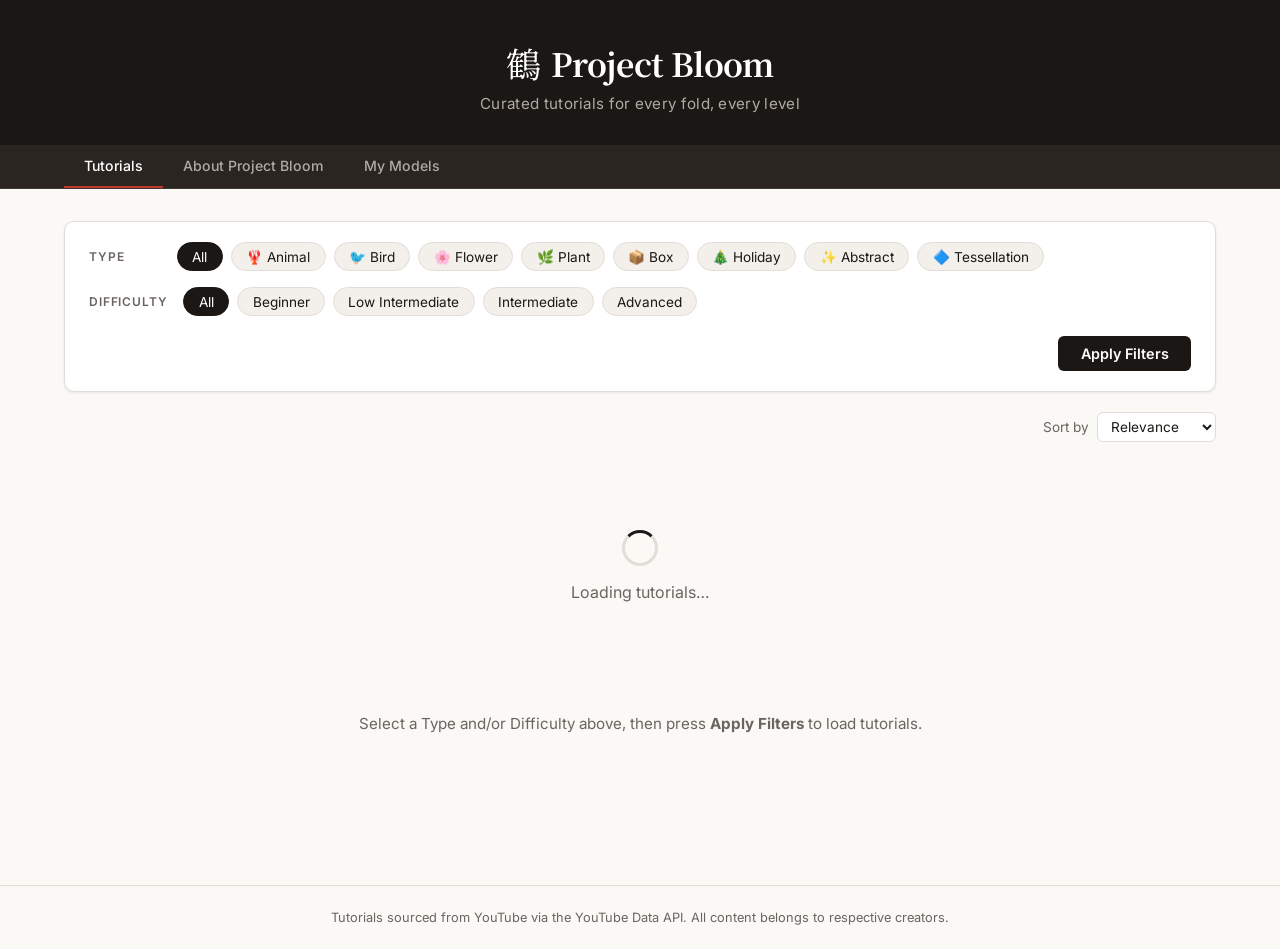
<file: index.html>
﻿<!DOCTYPE html>
<html lang="en">
<head>
  <meta charset="UTF-8" />
  <meta name="viewport" content="width=device-width, initial-scale=1.0" />
  <title>Project Bloom — Tutorials &amp; Guides</title>
  <link rel="stylesheet" href="styles.css" />
  <link rel="preconnect" href="https://fonts.googleapis.com" />
  <link href="https://fonts.googleapis.com/css2?family=Noto+Serif+JP:wght@400;700&family=Inter:wght@400;500;600&display=swap" rel="stylesheet" />
</head>
<body>

  <header class="site-header">
    <div class="header-inner">
      <div class="logo">
        <span class="logo-icon">&#40372;</span>
        <span class="logo-text">Project Bloom</span>
      </div>
      <p class="tagline">Curated tutorials for every fold, every level</p>
    </div>
  </header>

  <nav class="site-nav" aria-label="Site navigation">
    <div class="nav-inner">
      <a href="index.html" class="nav-link active" aria-current="page">Tutorials</a>
      <a href="about.html" class="nav-link">About Project Bloom</a>
      <a href="models.html" class="nav-link">My Models</a>
    </div>
  </nav>

  <main>
    <section class="filter-bar" aria-label="Filter tutorials">

      <div class="filter-group">
        <span class="filter-label">Type</span>
        <div class="filter-pills" id="type-filters" role="group" aria-label="Filter by type">
          <button class="pill active" data-filter="type" data-value="all">All</button>
          <button class="pill" data-filter="type" data-value="animal">&#129438; Animal</button>
          <button class="pill" data-filter="type" data-value="bird">&#128038; Bird</button>
          <button class="pill" data-filter="type" data-value="flower">&#127800; Flower</button>
          <button class="pill" data-filter="type" data-value="plant">&#127807; Plant</button>
          <button class="pill" data-filter="type" data-value="box">&#128230; Box</button>
          <button class="pill" data-filter="type" data-value="holiday">&#127876; Holiday</button>
          <button class="pill" data-filter="type" data-value="abstract">&#10024; Abstract</button>
          <button class="pill" data-filter="type" data-value="tessellation">&#128311; Tessellation</button>
        </div>
      </div>

      <div class="filter-group">
        <span class="filter-label">Difficulty</span>
        <div class="filter-pills" id="difficulty-filters" role="group" aria-label="Filter by difficulty">
          <button class="pill active" data-filter="difficulty" data-value="all">All</button>
          <button class="pill" data-filter="difficulty" data-value="beginner">Beginner</button>
          <button class="pill" data-filter="difficulty" data-value="low-intermediate">Low Intermediate</button>
          <button class="pill" data-filter="difficulty" data-value="intermediate">Intermediate</button>
          <button class="pill" data-filter="difficulty" data-value="advanced">Advanced</button>
        </div>
      </div>


      <div class="filter-actions">
        <button id="apply-filters-btn" class="apply-filters-btn">Apply Filters</button>
      </div>
    </section>

    <section class="results-bar">
      <span id="results-count" class="results-count"></span>
      <div class="sort-control">
        <label for="sort-select">Sort by</label>
        <select id="sort-select" aria-label="Sort tutorials">
          <option value="relevance">Relevance</option>
          <option value="title">Title A&ndash;Z</option>
          <option value="difficulty-asc">Easiest first</option>
          <option value="difficulty-desc">Hardest first</option>
        </select>
      </div>
    </section>

    <div id="loading" class="loading-state" aria-live="polite" hidden>
      <div class="spinner"></div>
      <p>Loading tutorials&hellip;</p>
    </div>

    <div id="error-state" class="error-state" hidden>
      <p id="error-message"></p>
    </div>

    <div id="tutorial-grid" class="tutorial-grid" aria-label="Tutorial results"></div>

    <div id="no-results" class="no-results" hidden>
      <p>No tutorials found for this combination. Try a different filter.</p>
    </div>

    <div id="pagination" class="pagination" hidden></div>
  </main>

  <footer class="site-footer">
    <p>Tutorials sourced from YouTube via the YouTube Data API. All content belongs to respective creators.</p>
  </footer>

  <script src="app.js"></script>
</body>
</html>
</file>
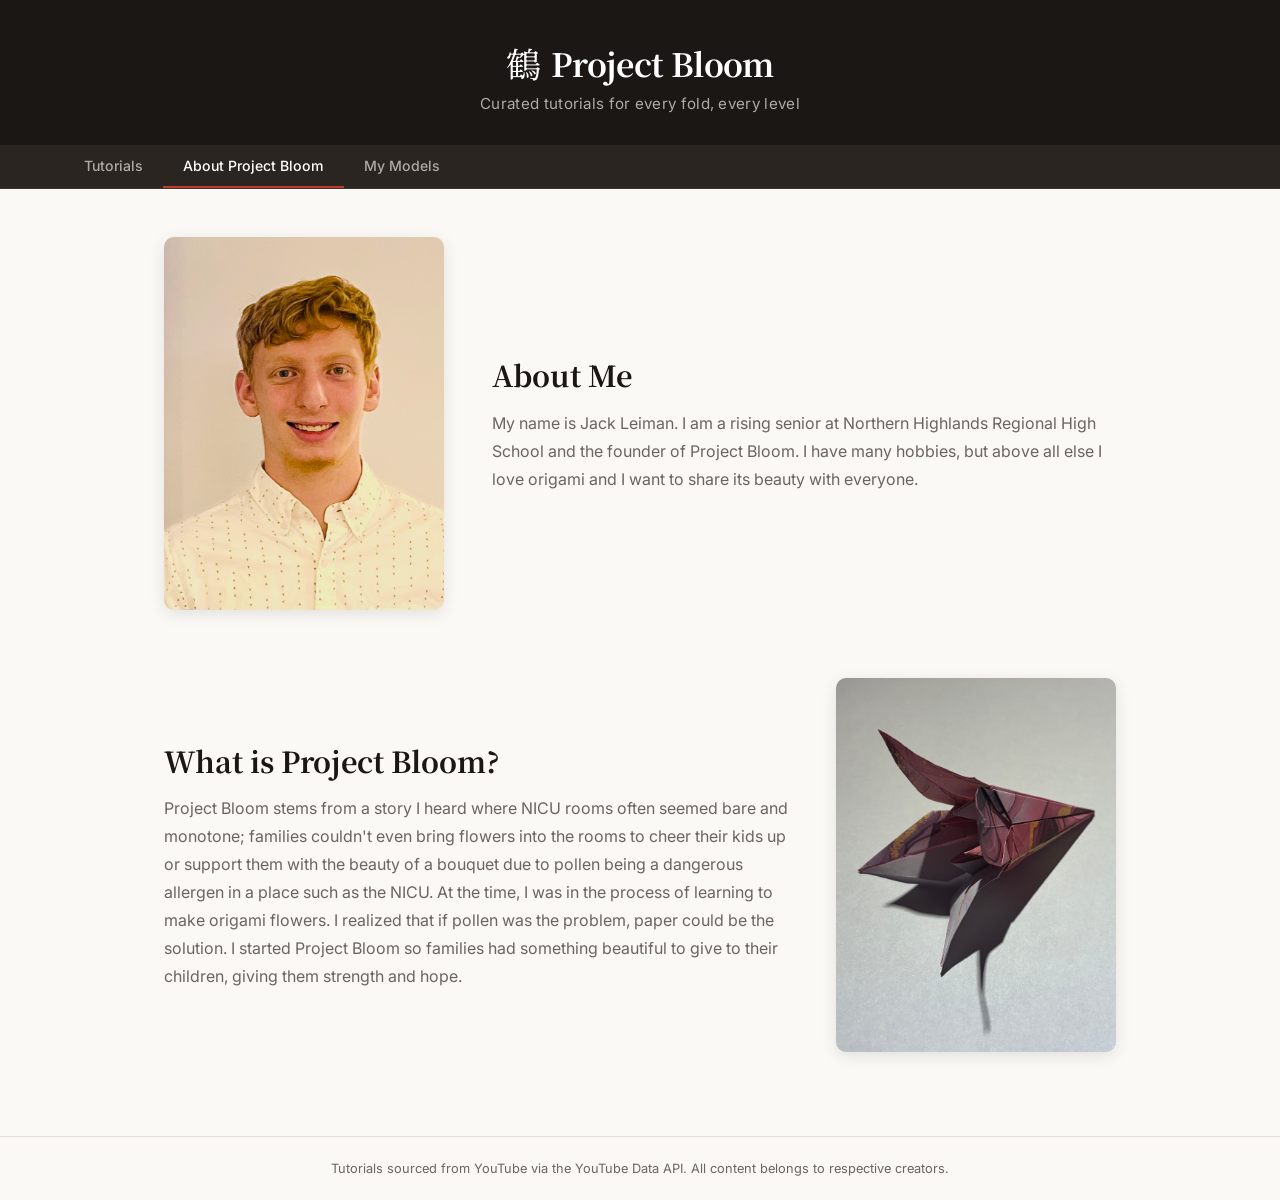
<file: about.html>
﻿<!DOCTYPE html>
<html lang="en">
<head>
  <meta charset="UTF-8" />
  <meta name="viewport" content="width=device-width, initial-scale=1.0" />
  <title>About Project Bloom — Project Bloom</title>
  <link rel="stylesheet" href="styles.css" />
  <link rel="preconnect" href="https://fonts.googleapis.com" />
  <link href="https://fonts.googleapis.com/css2?family=Noto+Serif+JP:wght@400;700&family=Inter:wght@400;500;600&display=swap" rel="stylesheet" />
</head>
<body>

  <header class="site-header">
    <div class="header-inner">
      <div class="logo">
        <span class="logo-icon">&#40372;</span>
        <span class="logo-text">Project Bloom</span>
      </div>
      <p class="tagline">Curated tutorials for every fold, every level</p>
    </div>
  </header>

  <nav class="site-nav" aria-label="Site navigation">
    <div class="nav-inner">
      <a href="index.html" class="nav-link">Tutorials</a>
      <a href="about.html" class="nav-link active" aria-current="page">About Project Bloom</a>
      <a href="models.html" class="nav-link">My Models</a>
    </div>
  </nav>

  <main class="about-main">

    <section class="about-section about-who">
      <div class="about-image-side">
        <img src="images/JackLeimanHeadshot.jpg" alt="Jack Leiman" class="about-photo" />
      </div>
      <div class="about-text-side">
        <h2 class="about-heading">About Me</h2>
        <p class="about-body">My name is Jack Leiman. I am a rising senior at Northern Highlands Regional High School and the
           founder of Project Bloom. I have many hobbies, but above all else I love origami and I want to share its beauty with everyone.</p>
      </div>
    </section>

    <section class="about-section about-what">
      <div class="about-text-side">
        <h2 class="about-heading">What is Project Bloom?</h2>
        <p class="about-body">Project Bloom stems from a story I heard where NICU rooms often seemed bare and monotone; 
          families couldn't even bring flowers into the rooms to cheer their kids up or support them with the beauty of a 
          bouquet due to pollen being a dangerous allergen in a place such as the NICU. At the time, I was in the process of 
          learning to make origami flowers. I realized that if pollen was the problem, paper could be the solution. I started 
          Project Bloom so families had something beautiful to give to their children, giving them strength and hope. </p>
      </div>
      <div class="about-image-side">
        <img src="images/Origami Lily.jpg" alt="Origami lily" class="about-photo" />
      </div>
    </section>

  </main>

  <footer class="site-footer">
    <p>Tutorials sourced from YouTube via the YouTube Data API. All content belongs to respective creators.</p>
  </footer>

</body>
</html>
</file>
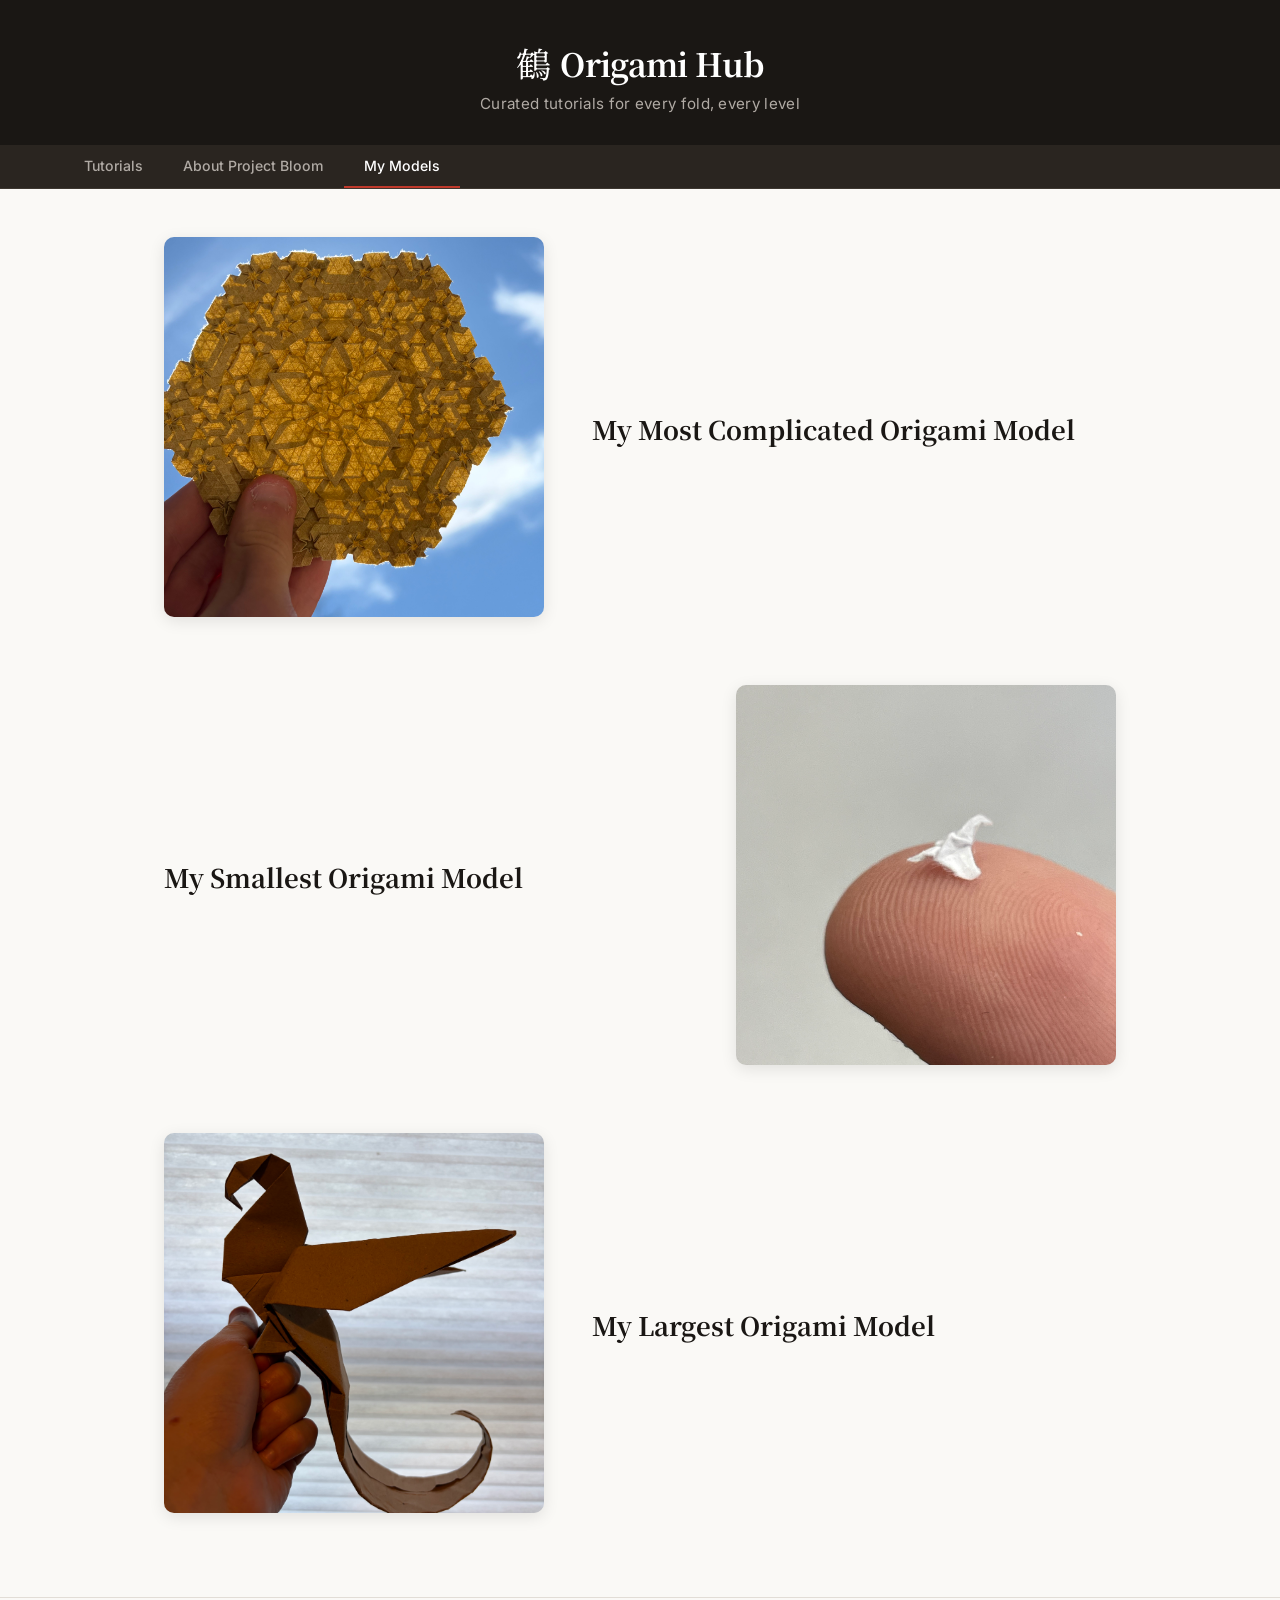
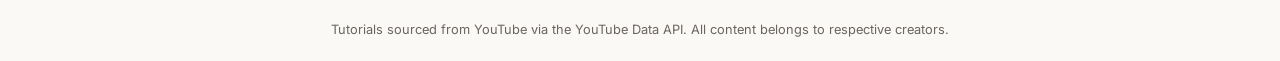
<file: models.html>
﻿<!DOCTYPE html>
<html lang="en">
<head>
  <meta charset="UTF-8" />
  <meta name="viewport" content="width=device-width, initial-scale=1.0" />
  <title>My Models — Origami Hub</title>
  <link rel="stylesheet" href="styles.css" />
  <link rel="preconnect" href="https://fonts.googleapis.com" />
  <link href="https://fonts.googleapis.com/css2?family=Noto+Serif+JP:wght@400;700&family=Inter:wght@400;500;600&display=swap" rel="stylesheet" />
</head>
<body>

  <header class="site-header">
    <div class="header-inner">
      <div class="logo">
        <span class="logo-icon">&#40372;</span>
        <span class="logo-text">Origami Hub</span>
      </div>
      <p class="tagline">Curated tutorials for every fold, every level</p>
    </div>
  </header>

  <nav class="site-nav" aria-label="Site navigation">
    <div class="nav-inner">
      <a href="index.html" class="nav-link">Tutorials</a>
      <a href="about.html" class="nav-link">About Project Bloom</a>
      <a href="models.html" class="nav-link active" aria-current="page">My Models</a>
    </div>
  </nav>

  <main class="about-main">

    <section class="about-section models-section">
      <div class="about-image-side">
        <img src="images/Most complicated tessellation.jpg" alt="My tessellation" class="about-photo model-photo" />
      </div>
      <div class="about-text-side">
        <h2 class="about-heading">My Most Complicated Origami Model</h2>
      </div>
    </section>

    <section class="about-section models-section models-crane">
      <div class="about-text-side">
        <h2 class="about-heading">My Smallest Origami Model</h2>
      </div>
      <div class="about-image-side">
        <img src="images/Smallest crane.jpg" alt="My smallest crane" class="about-photo model-photo" />
      </div>
    </section>

    <section class="about-section models-section">
      <div class="about-image-side">
        <img src="images/Biggest bird.jpg" alt="My large origami parrot" class="about-photo model-photo" />
      </div>
      <div class="about-text-side">
        <h2 class="about-heading">My Largest Origami Model</h2>
      </div>
    </section>

  </main>

  <footer class="site-footer">
    <p>Tutorials sourced from YouTube via the YouTube Data API. All content belongs to respective creators.</p>
  </footer>

</body>
</html>
</file>
<file: styles.css>
﻿/* ── Reset & base ── */
*, *::before, *::after { box-sizing: border-box; margin: 0; padding: 0; }

:root {
  --bg: #faf9f6;
  --surface: #ffffff;
  --surface-alt: #f3f0eb;
  --border: #e2ddd6;
  --text: #1a1714;
  --text-muted: #6b6460;
  --accent: #c0392b;
  --accent-soft: #f9ece9;
  --accent-hover: #a93226;
  --pill-active-bg: #1a1714;
  --pill-active-text: #ffffff;
  --shadow-sm: 0 1px 3px rgba(0,0,0,.08);
  --shadow-md: 0 4px 16px rgba(0,0,0,.1);
  --radius: 10px;
  --radius-sm: 6px;
  --font-body: 'Inter', system-ui, sans-serif;
  --font-display: 'Noto Serif JP', serif;

  --diff-beginner: #2e7d32;
  --diff-beginner-bg: #e8f5e9;
  --diff-low: #1565c0;
  --diff-low-bg: #e3f2fd;
  --diff-intermediate: #e65100;
  --diff-intermediate-bg: #fff3e0;
  --diff-advanced: #6a1b9a;
  --diff-advanced-bg: #f3e5f5;
}

body {
  font-family: var(--font-body);
  background: var(--bg);
  color: var(--text);
  min-height: 100vh;
  display: flex;
  flex-direction: column;
}

/* ── Header ── */
.site-header {
  background: var(--text);
  color: #fff;
  padding: 2.5rem 1.5rem 2rem;
  text-align: center;
}

.header-inner { max-width: 900px; margin: 0 auto; }

.logo {
  display: flex;
  align-items: center;
  justify-content: center;
  gap: .6rem;
  margin-bottom: .5rem;
}

.logo-icon {
  font-size: 2.2rem;
  font-family: var(--font-display);
  line-height: 1;
}

.logo-text {
  font-family: var(--font-display);
  font-size: 2rem;
  font-weight: 700;
  letter-spacing: -.02em;
}

.tagline {
  color: #b0aaa4;
  font-size: .95rem;
  letter-spacing: .02em;
}

/* ── Main layout ── */
main {
  flex: 1;
  max-width: 1200px;
  margin: 0 auto;
  width: 100%;
  padding: 2rem 1.5rem 4rem;
}

/* ── Filter bar ── */
.filter-bar {
  background: var(--surface);
  border: 1px solid var(--border);
  border-radius: var(--radius);
  padding: 1.25rem 1.5rem;
  margin-bottom: 1.25rem;
  display: flex;
  flex-direction: column;
  gap: 1rem;
  box-shadow: var(--shadow-sm);
}

.filter-group {
  display: flex;
  align-items: flex-start;
  gap: 1rem;
}

.filter-label {
  font-size: .75rem;
  font-weight: 600;
  text-transform: uppercase;
  letter-spacing: .07em;
  color: var(--text-muted);
  padding-top: .45rem;
  min-width: 72px;
}

.filter-pills {
  display: flex;
  flex-wrap: wrap;
  gap: .5rem;
}

.pill {
  background: var(--surface-alt);
  border: 1px solid var(--border);
  color: var(--text);
  border-radius: 999px;
  padding: .35rem .9rem;
  font-size: .85rem;
  font-family: var(--font-body);
  cursor: pointer;
  transition: background .15s, color .15s, border-color .15s;
  white-space: nowrap;
}

.pill:hover {
  background: var(--border);
}

.pill.active {
  background: var(--pill-active-bg);
  color: var(--pill-active-text);
  border-color: var(--pill-active-bg);
}

/* ── Results bar ── */
.results-bar {
  display: flex;
  align-items: center;
  justify-content: space-between;
  margin-bottom: 1.5rem;
  gap: 1rem;
  flex-wrap: wrap;
}

.results-count {
  font-size: .9rem;
  color: var(--text-muted);
}

.sort-control {
  display: flex;
  align-items: center;
  gap: .5rem;
  font-size: .85rem;
  color: var(--text-muted);
}

.sort-control select {
  font-family: var(--font-body);
  font-size: .85rem;
  border: 1px solid var(--border);
  border-radius: var(--radius-sm);
  padding: .3rem .6rem;
  background: var(--surface);
  color: var(--text);
  cursor: pointer;
}

/* ── Tutorial grid ── */
.tutorial-grid {
  display: grid;
  grid-template-columns: repeat(auto-fill, minmax(280px, 1fr));
  gap: 1.25rem;
}

/* ── Tutorial card ── */
.tutorial-card {
  background: var(--surface);
  border: 1px solid var(--border);
  border-radius: var(--radius);
  overflow: hidden;
  box-shadow: var(--shadow-sm);
  display: flex;
  flex-direction: column;
  transition: transform .2s, box-shadow .2s;
}

.tutorial-card:hover {
  transform: translateY(-3px);
  box-shadow: var(--shadow-md);
}

.card-thumb {
  position: relative;
  aspect-ratio: 16/9;
  overflow: hidden;
  background: var(--surface-alt);
}

.card-thumb img {
  width: 100%;
  height: 100%;
  object-fit: cover;
  display: block;
  transition: transform .3s;
}

.tutorial-card:hover .card-thumb img {
  transform: scale(1.03);
}

.card-thumb .play-overlay {
  position: absolute;
  inset: 0;
  display: flex;
  align-items: center;
  justify-content: center;
  background: rgba(0,0,0,.25);
  opacity: 0;
  transition: opacity .2s;
}

.tutorial-card:hover .play-overlay { opacity: 1; }

.play-icon {
  width: 48px;
  height: 48px;
  background: rgba(255,255,255,.9);
  border-radius: 50%;
  display: flex;
  align-items: center;
  justify-content: center;
  font-size: 1.3rem;
  padding-left: 3px;
}

.card-body {
  padding: 1rem 1.1rem 1.25rem;
  display: flex;
  flex-direction: column;
  flex: 1;
  gap: .5rem;
}

.card-tags {
  display: flex;
  gap: .4rem;
  flex-wrap: wrap;
}

.tag-type {
  font-size: .72rem;
  font-weight: 500;
  padding: .2rem .55rem;
  border-radius: 999px;
  background: var(--surface-alt);
  border: 1px solid var(--border);
  color: var(--text-muted);
  text-transform: capitalize;
}

.tag-difficulty {
  font-size: .72rem;
  font-weight: 600;
  padding: .2rem .55rem;
  border-radius: 999px;
  text-transform: capitalize;
}

.tag-difficulty.beginner      { background: var(--diff-beginner-bg); color: var(--diff-beginner); }
.tag-difficulty.low-intermediate { background: var(--diff-low-bg); color: var(--diff-low); }
.tag-difficulty.intermediate  { background: var(--diff-intermediate-bg); color: var(--diff-intermediate); }
.tag-difficulty.advanced      { background: var(--diff-advanced-bg); color: var(--diff-advanced); }

.card-title {
  font-size: .95rem;
  font-weight: 600;
  line-height: 1.4;
  color: var(--text);
  display: -webkit-box;
  -webkit-line-clamp: 2;
  line-clamp: 2;
  -webkit-box-orient: vertical;
  overflow: hidden;
}

.card-channel {
  font-size: .8rem;
  color: var(--text-muted);
}

.card-footer {
  margin-top: auto;
  padding-top: .5rem;
}

.card-link {
  display: inline-flex;
  align-items: center;
  gap: .35rem;
  font-size: .82rem;
  font-weight: 500;
  color: var(--accent);
  text-decoration: none;
  border: 1px solid var(--accent);
  border-radius: var(--radius-sm);
  padding: .35rem .75rem;
  transition: background .15s, color .15s;
}

.card-link:hover {
  background: var(--accent);
  color: #fff;
}

/* ── Loading ── */
.loading-state {
  display: flex;
  flex-direction: column;
  align-items: center;
  justify-content: center;
  gap: 1rem;
  padding: 4rem 0;
  color: var(--text-muted);
}

.spinner {
  width: 36px;
  height: 36px;
  border: 3px solid var(--border);
  border-top-color: var(--text);
  border-radius: 50%;
  animation: spin .7s linear infinite;
}

@keyframes spin { to { transform: rotate(360deg); } }

/* ── States ── */
.error-state, .no-results {
  text-align: center;
  padding: 3rem;
  color: var(--text-muted);
  font-size: .95rem;
}

.error-state p { color: #c0392b; }

/* ── API key prompt ── */
.api-key-prompt {
  display: flex;
  justify-content: center;
  padding: 3rem 1rem;
}

.api-key-card {
  background: var(--surface);
  border: 1px solid var(--border);
  border-radius: var(--radius);
  padding: 2.5rem 2rem;
  max-width: 480px;
  width: 100%;
  text-align: center;
  box-shadow: var(--shadow-md);
  display: flex;
  flex-direction: column;
  gap: 1rem;
}

.api-key-icon { font-size: 2.5rem; }

.api-key-card h2 {
  font-family: var(--font-display);
  font-size: 1.4rem;
}

.api-key-card p {
  font-size: .9rem;
  color: var(--text-muted);
  line-height: 1.6;
}

.api-key-help a {
  color: var(--accent);
  font-weight: 500;
}

.api-key-input-row {
  display: flex;
  gap: .5rem;
}

.api-key-input-row input {
  flex: 1;
  font-family: var(--font-body);
  font-size: .9rem;
  border: 1px solid var(--border);
  border-radius: var(--radius-sm);
  padding: .6rem .85rem;
  outline: none;
  transition: border-color .15s;
}

.api-key-input-row input:focus {
  border-color: var(--text);
}

.api-key-input-row button {
  background: var(--text);
  color: #fff;
  border: none;
  border-radius: var(--radius-sm);
  padding: .6rem 1.1rem;
  font-family: var(--font-body);
  font-size: .9rem;
  font-weight: 600;
  cursor: pointer;
  white-space: nowrap;
  transition: background .15s;
}

.api-key-input-row button:hover { background: #333; }

.api-key-error {
  color: var(--accent);
  font-size: .85rem;
}

/* ── Apply filters button ── */
.filter-actions {
  display: flex;
  justify-content: flex-end;
  padding-top: .25rem;
}

.apply-filters-btn {
  background: var(--text);
  color: #fff;
  border: none;
  border-radius: var(--radius-sm);
  padding: .55rem 1.4rem;
  font-family: var(--font-body);
  font-size: .9rem;
  font-weight: 600;
  cursor: pointer;
  transition: background .15s, box-shadow .15s;
}

.apply-filters-btn:hover {
  background: #333;
}

/* Highlight when pending filters differ from applied */
.apply-filters-btn.dirty {
  background: var(--accent);
  box-shadow: 0 0 0 3px var(--accent-soft);
}

.apply-filters-btn.dirty:hover {
  background: var(--accent-hover);
}

/* ── Pagination ── */
.pagination {
  display: flex;
  align-items: center;
  justify-content: center;
  gap: .4rem;
  margin-top: 2.5rem;
  flex-wrap: wrap;
}

.page-btn {
  min-width: 36px;
  height: 36px;
  padding: 0 .6rem;
  border: 1px solid var(--border);
  border-radius: var(--radius-sm);
  background: var(--surface);
  color: var(--text);
  font-family: var(--font-body);
  font-size: .88rem;
  font-weight: 500;
  cursor: pointer;
  transition: background .15s, border-color .15s;
}

.page-btn:hover:not(:disabled) {
  background: var(--surface-alt);
  border-color: #aaa;
}

.page-btn.current {
  background: var(--text);
  color: #fff;
  border-color: var(--text);
  cursor: default;
}

.page-btn:disabled {
  opacity: .35;
  cursor: default;
}

.page-ellipsis {
  color: var(--text-muted);
  font-size: .88rem;
  padding: 0 .2rem;
  user-select: none;
}

/* ── Footer ── */
.site-footer {
  text-align: center;
  padding: 1.5rem;
  font-size: .8rem;
  color: var(--text-muted);
  border-top: 1px solid var(--border);
}

/* ── Responsive ── */
@media (max-width: 600px) {
  .filter-group { flex-direction: column; gap: .5rem; }
  .filter-label { min-width: unset; }
  .logo-text { font-size: 1.5rem; }
  .api-key-input-row { flex-direction: column; }
  .tutorial-grid { grid-template-columns: 1fr; }
}

/* ── Nav ── */
.site-nav {
  background: #2a2520;
  border-bottom: 1px solid #3d3730;
}

.nav-inner {
  max-width: 1200px;
  margin: 0 auto;
  padding: 0 1.5rem;
  display: flex;
  gap: 0;
}

.nav-link {
  display: inline-block;
  padding: .75rem 1.25rem;
  font-family: var(--font-body);
  font-size: .88rem;
  font-weight: 500;
  color: #b0aaa4;
  text-decoration: none;
  border-bottom: 2px solid transparent;
  transition: color .15s, border-color .15s;
}

.nav-link:hover {
  color: #fff;
}

.nav-link.active {
  color: #fff;
  border-bottom-color: var(--accent);
}

/* ── About page ── */
.about-main {
  max-width: 1000px;
  margin: 0 auto;
  padding: 3rem 1.5rem 5rem;
  display: flex;
  flex-direction: column;
  gap: 4rem;
}

.about-section {
  display: flex;
  align-items: center;
  gap: 3rem;
}

.about-image-side {
  flex: 0 0 280px;
}

.about-photo {
  width: 100%;
  border-radius: var(--radius);
  object-fit: cover;
  aspect-ratio: 3/4;
  background: var(--surface-alt);
  box-shadow: var(--shadow-md);
}

.about-what .about-photo {
  aspect-ratio: 3/4;
}

.about-text-side {
  flex: 1;
  display: flex;
  flex-direction: column;
  gap: 1rem;
}

.about-heading {
  font-family: var(--font-display);
  font-size: 1.8rem;
  font-weight: 700;
  color: var(--text);
  line-height: 1.2;
}

.about-body {
  font-size: 1rem;
  line-height: 1.75;
  color: var(--text-muted);
}

@media (max-width: 700px) {
  .about-section {
    flex-direction: column;
  }
  .about-what {
    flex-direction: column-reverse;
  }
  .about-image-side {
    flex: unset;
    width: 100%;
    max-width: 320px;
    margin: 0 auto;
  }
}

/* ── Models page ── */
.model-photo {
  aspect-ratio: 1/1;
  object-fit: cover;
  border-radius: var(--radius);
  box-shadow: var(--shadow-md);
  width: 100%;
}

.models-section {
  align-items: center;
  gap: 3rem;
}

.models-section .about-image-side {
  flex: 0 0 380px;
}

.models-section .about-heading {
  font-size: 1.6rem;
  color: var(--text);
}

@media (max-width: 700px) {
  .models-section .about-image-side {
    flex: unset;
    width: 100%;
  }
}

/* ── Crane section override ── */
.models-crane {
  gap: 1rem;
}
</file>
